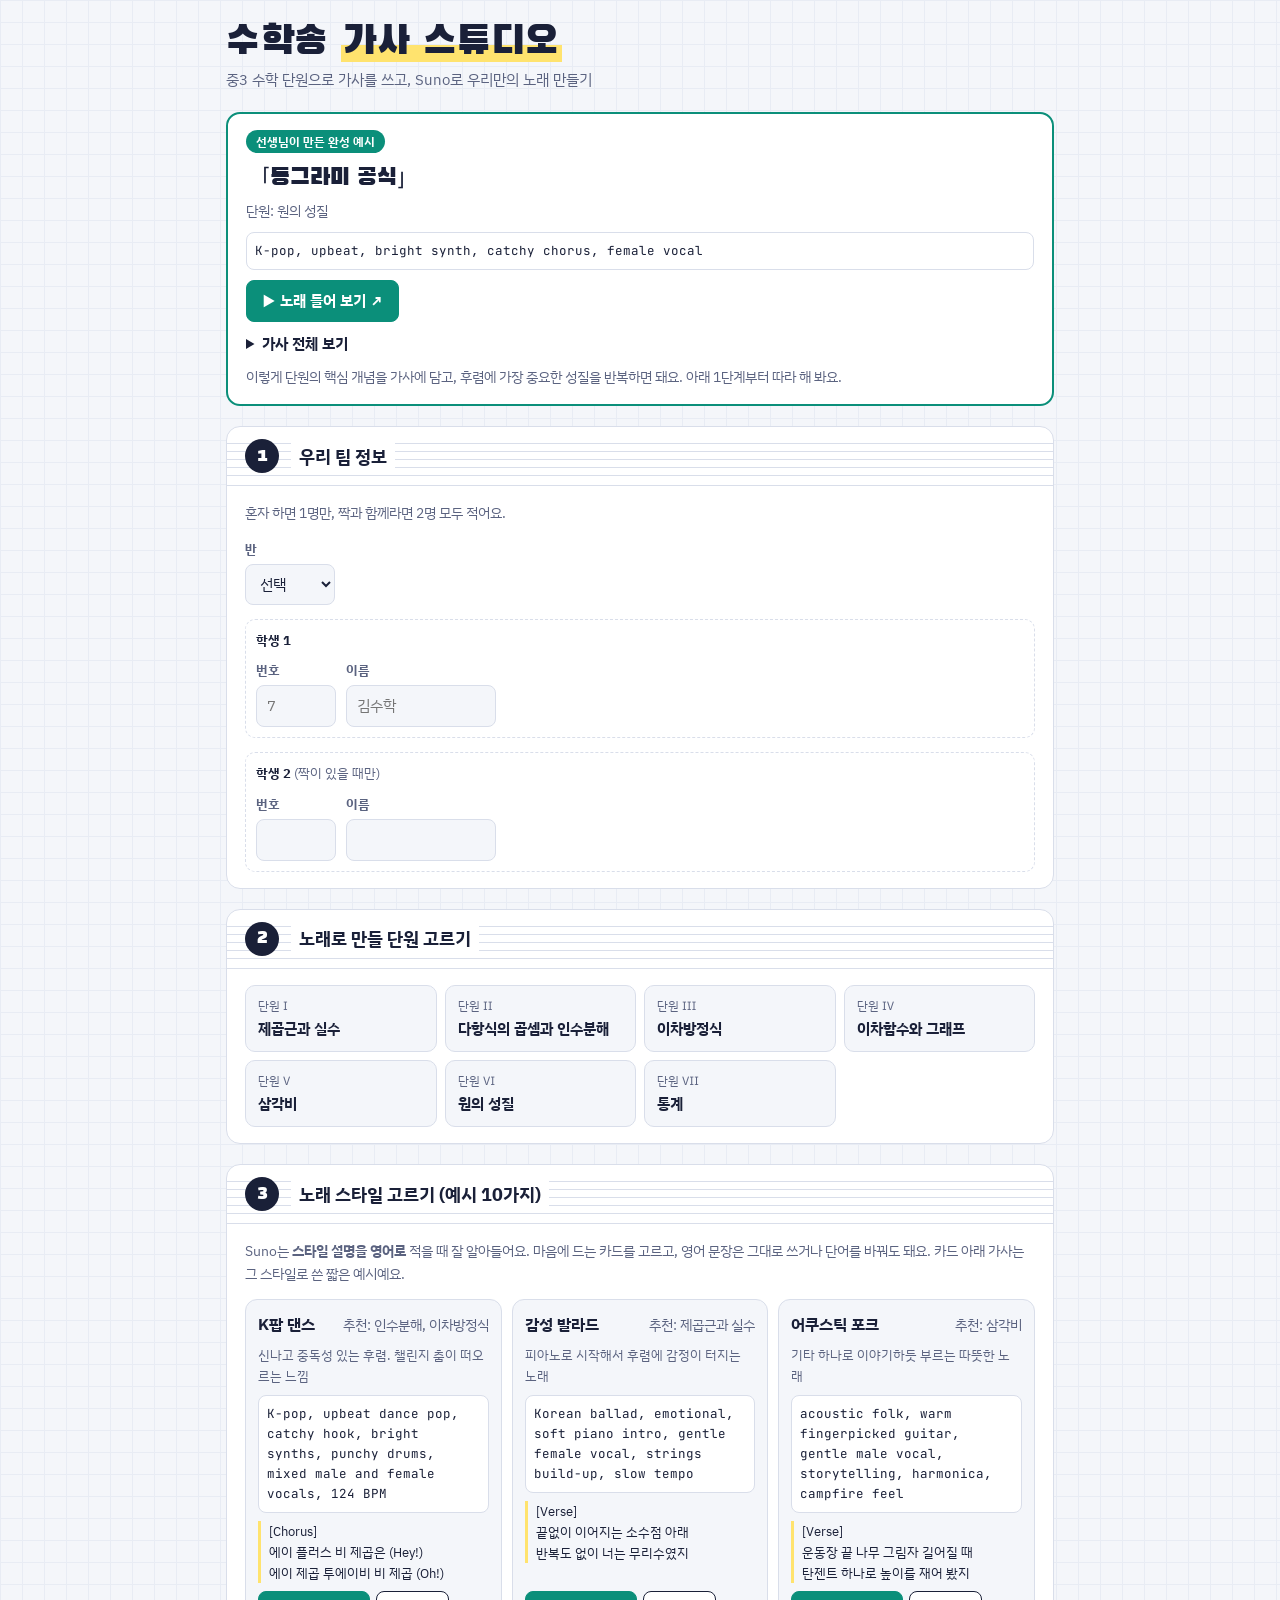
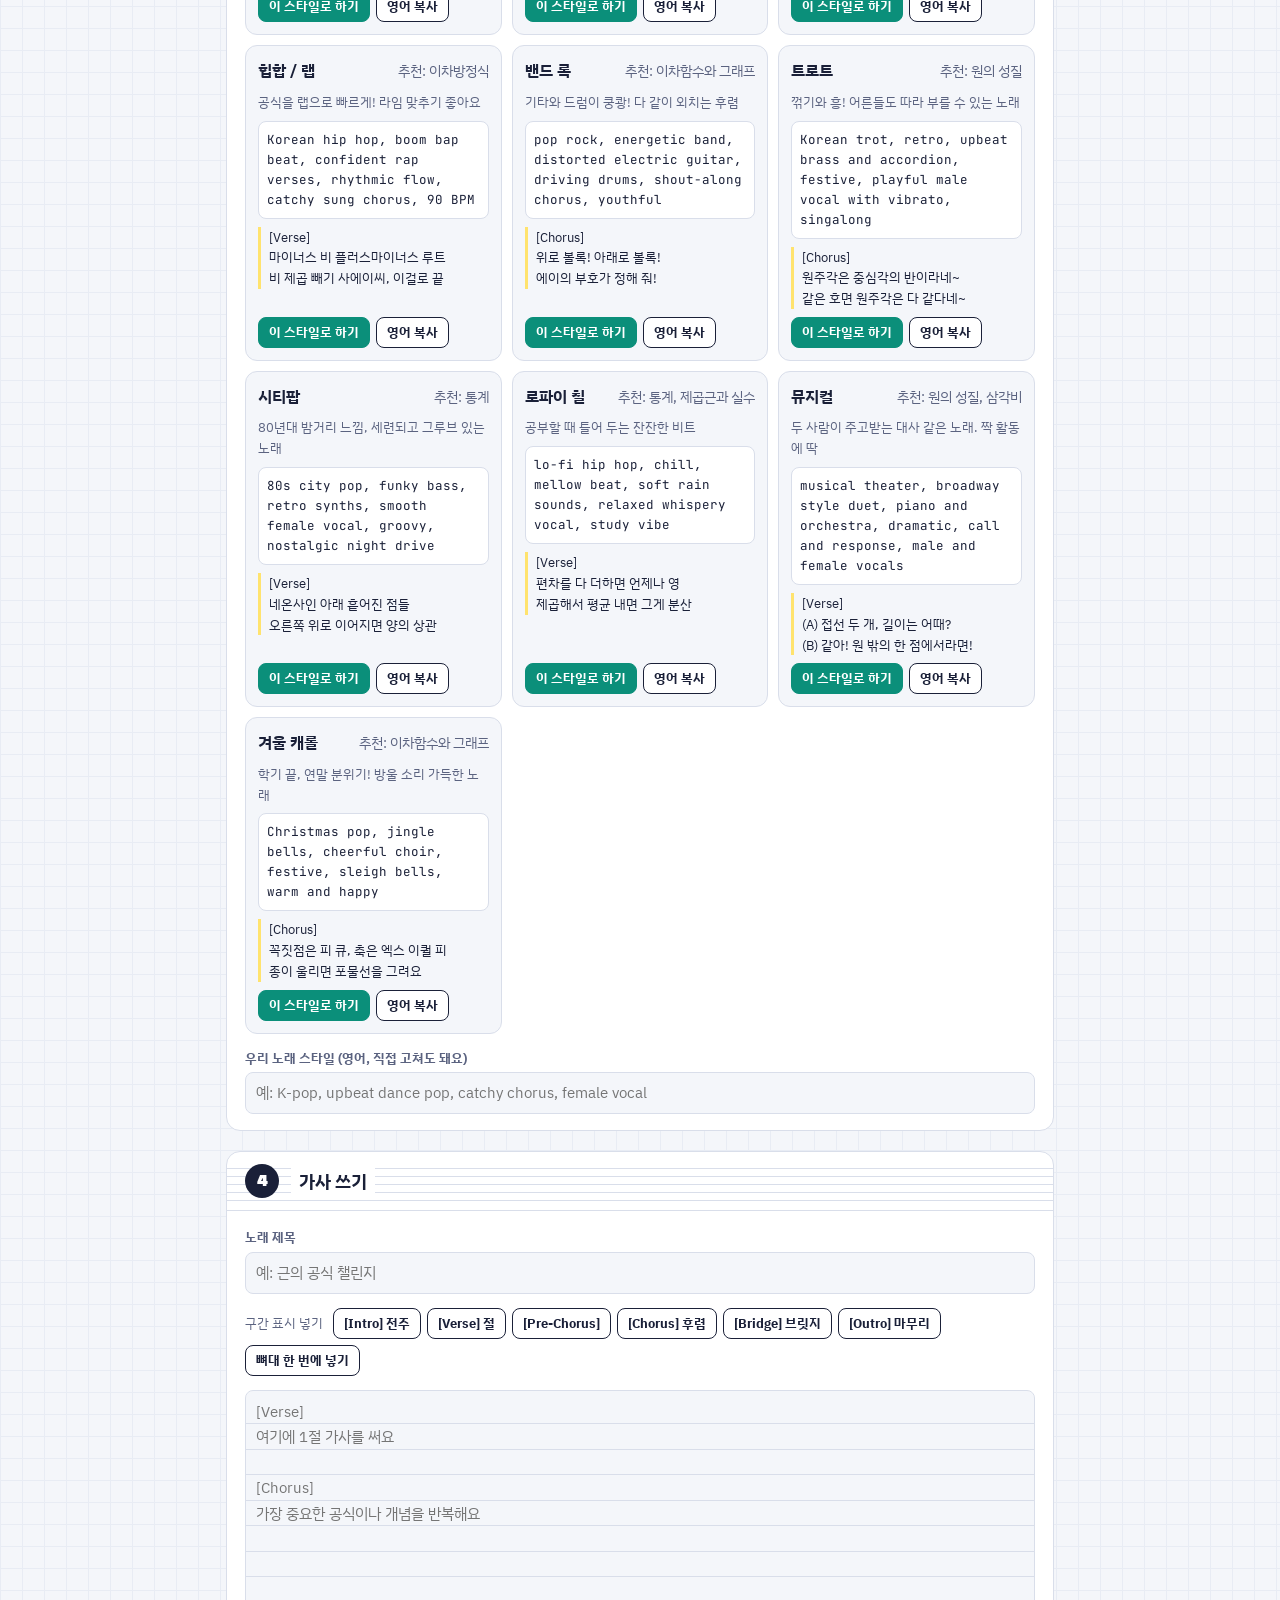
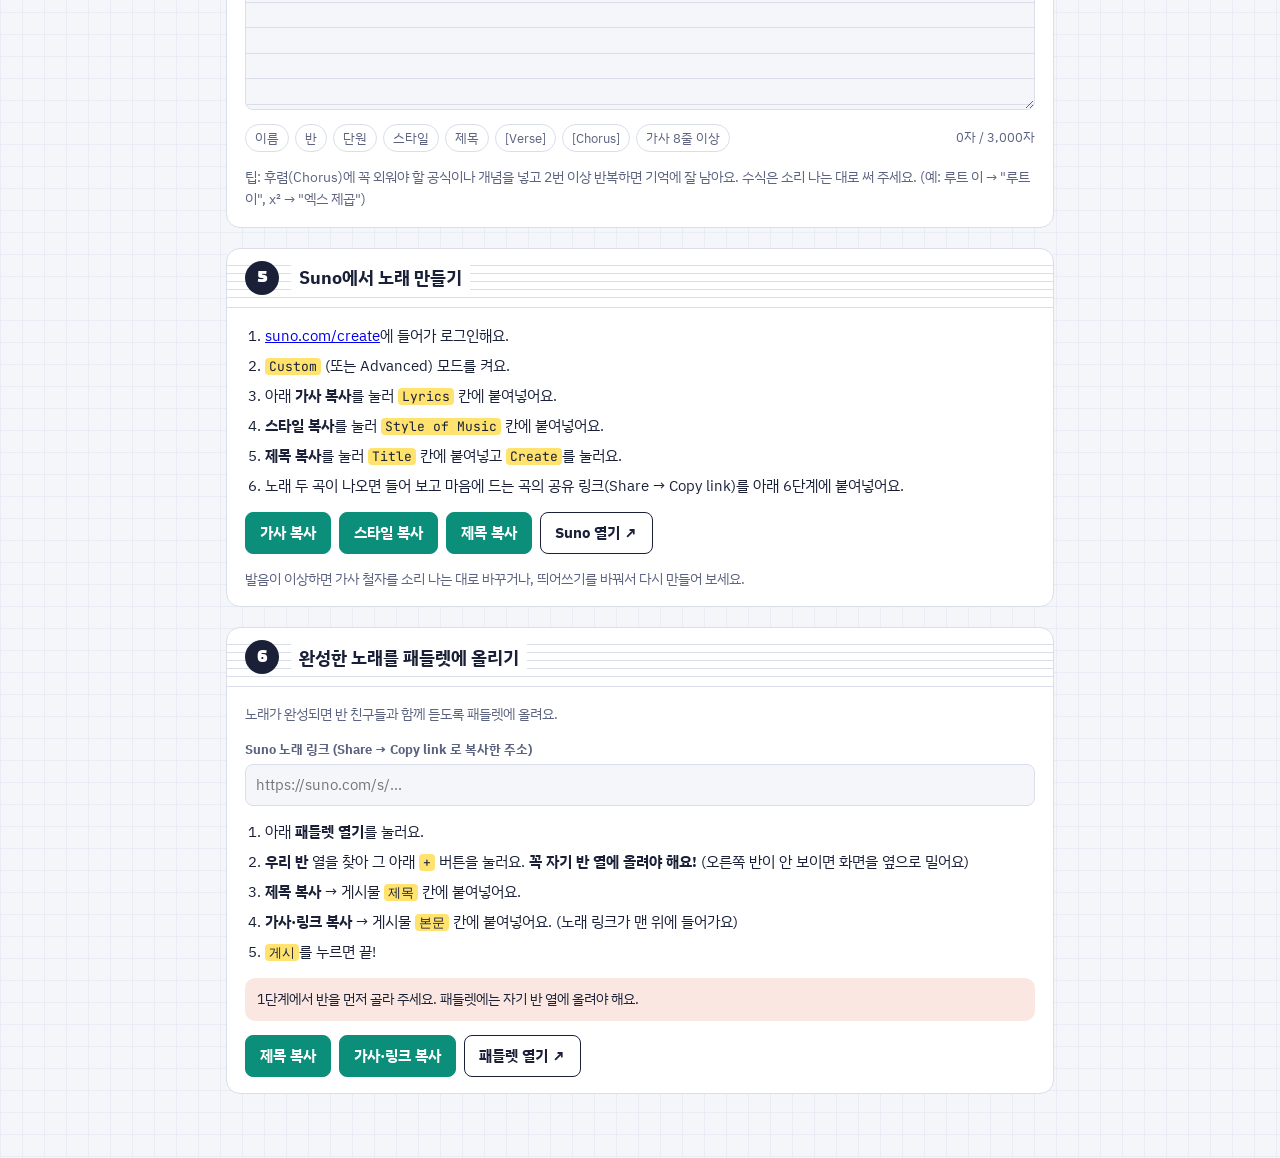
<file: index.html>
<!doctype html>
<html lang="ko">
<head>
<meta charset="utf-8">
<meta name="viewport" content="width=device-width,initial-scale=1,viewport-fit=cover">
<title>수학송 가사 스튜디오</title>
<link rel="preconnect" href="https://fonts.googleapis.com">
<link rel="stylesheet" href="https://fonts.googleapis.com/css2?family=Black+Han+Sans&family=IBM+Plex+Sans+KR:wght@400;500;700&family=JetBrains+Mono:wght@400;600&display=swap">
<link rel="stylesheet" href="style.css">
</head>
<body>
<div class="wrap">
  <header class="top">
    <div>
      <h1>수학송 <span class="x">가사 스튜디오</span></h1>
      <p class="sub">중3 수학 단원으로 가사를 쓰고, Suno로 우리만의 노래 만들기</p>
    </div>
  </header>

  <main id="view-student" class="wrap" style="padding:0;max-width:none">

    <section class="example" aria-labelledby="hEx">
      <div class="ex-head">
        <span class="ex-badge">선생님이 만든 완성 예시</span>
        <h2 id="hEx"></h2>
        <p class="hint" id="exMeta"></p>
      </div>
      <div class="prompt" id="exStyle"></div>
      <div class="copyrow">
        <a class="btn primary" id="exListen" href="#" target="_blank" rel="noopener">▶ 노래 들어 보기 ↗</a>
      </div>
      <details>
        <summary>가사 전체 보기</summary>
        <pre class="ex-lyrics" id="exLyrics"></pre>
      </details>
      <p class="hint">이렇게 단원의 핵심 개념을 가사에 담고, 후렴에 가장 중요한 성질을 반복하면 돼요. 아래 1단계부터 따라 해 봐요.</p>
    </section>

    <section class="step" aria-labelledby="h1s">
      <div class="step-h"><span class="n">1</span><h2 id="h1s">우리 팀 정보</h2></div>
      <div class="step-b">
        <p class="hint">혼자 하면 1명만, 짝과 함께라면 2명 모두 적어요.</p>
        <div class="row">
          <div class="field"><label for="cls">반</label>
            <select id="cls" class="w-cls"></select></div>
        </div>
        <div class="pair">
          <div class="who">학생 1</div>
          <div class="field"><label for="num1">번호</label><input type="text" inputmode="numeric" id="num1" class="w-num" maxlength="3" placeholder="7"></div>
          <div class="field"><label for="name1">이름</label><input type="text" id="name1" class="w-name" maxlength="10" placeholder="김수학"></div>
        </div>
        <div class="pair">
          <div class="who">학생 2 <span style="font-weight:400;color:var(--muted)">(짝이 있을 때만)</span></div>
          <div class="field"><label for="num2">번호</label><input type="text" inputmode="numeric" id="num2" class="w-num" maxlength="3"></div>
          <div class="field"><label for="name2">이름</label><input type="text" id="name2" class="w-name" maxlength="10"></div>
        </div>
      </div>
    </section>

    <section class="step" aria-labelledby="h2s">
      <div class="step-h"><span class="n">2</span><h2 id="h2s">노래로 만들 단원 고르기</h2></div>
      <div class="step-b">
        <div class="units" id="units"></div>
        <div class="concepts" id="concepts" hidden></div>
      </div>
    </section>

    <section class="step" aria-labelledby="h3s">
      <div class="step-h"><span class="n">3</span><h2 id="h3s">노래 스타일 고르기 (예시 10가지)</h2></div>
      <div class="step-b">
        <p class="hint">Suno는 <b>스타일 설명을 영어로</b> 적을 때 잘 알아들어요. 마음에 드는 카드를 고르고, 영어 문장은 그대로 쓰거나 단어를 바꿔도 돼요. 카드 아래 가사는 그 스타일로 쓴 짧은 예시예요.</p>
        <div class="styles" id="styles"></div>
        <div class="field"><label for="stylePrompt">우리 노래 스타일 (영어, 직접 고쳐도 돼요)</label>
          <input type="text" id="stylePrompt" maxlength="200" placeholder="예: K-pop, upbeat dance pop, catchy chorus, female vocal"></div>
      </div>
    </section>

    <section class="step" aria-labelledby="h4s">
      <div class="step-h"><span class="n">4</span><h2 id="h4s">가사 쓰기</h2></div>
      <div class="step-b">
        <div class="field"><label for="title">노래 제목</label><input type="text" id="title" maxlength="40" placeholder="예: 근의 공식 챌린지"></div>
        <div class="tagbar"><span>구간 표시 넣기</span>
          <button class="btn sm" data-tag="[Intro]">[Intro] 전주</button>
          <button class="btn sm" data-tag="[Verse]">[Verse] 절</button>
          <button class="btn sm" data-tag="[Pre-Chorus]">[Pre-Chorus]</button>
          <button class="btn sm" data-tag="[Chorus]">[Chorus] 후렴</button>
          <button class="btn sm" data-tag="[Bridge]">[Bridge] 브릿지</button>
          <button class="btn sm" data-tag="[Outro]">[Outro] 마무리</button>
          <button class="btn sm" id="tplBtn">뼈대 한 번에 넣기</button>
        </div>
        <textarea id="lyrics" placeholder="[Verse]&#10;여기에 1절 가사를 써요&#10;&#10;[Chorus]&#10;가장 중요한 공식이나 개념을 반복해요"></textarea>
        <div class="row" style="justify-content:space-between;align-items:center">
          <div class="checks" id="checks"></div>
          <span class="count" id="count">0자</span>
        </div>
        <p class="hint">팁: 후렴(Chorus)에 꼭 외워야 할 공식이나 개념을 넣고 2번 이상 반복하면 기억에 잘 남아요. 수식은 소리 나는 대로 써 주세요. (예: 루트 이 → "루트 이", x² → "엑스 제곱")</p>
      </div>
    </section>

    <section class="step" aria-labelledby="h5s">
      <div class="step-h"><span class="n">5</span><h2 id="h5s">Suno에서 노래 만들기</h2></div>
      <div class="step-b">
        <ol class="howto">
          <li><a href="https://suno.com/create" target="_blank" rel="noopener">suno.com/create</a>에 들어가 로그인해요.</li>
          <li><code>Custom</code> (또는 Advanced) 모드를 켜요.</li>
          <li>아래 <b>가사 복사</b>를 눌러 <code>Lyrics</code> 칸에 붙여넣어요.</li>
          <li><b>스타일 복사</b>를 눌러 <code>Style of Music</code> 칸에 붙여넣어요.</li>
          <li><b>제목 복사</b>를 눌러 <code>Title</code> 칸에 붙여넣고 <code>Create</code>를 눌러요.</li>
          <li>노래 두 곡이 나오면 들어 보고 마음에 드는 곡의 공유 링크(Share → Copy link)를 아래 6단계에 붙여넣어요.</li>
        </ol>
        <div class="copyrow">
          <button class="btn primary" id="cpLyrics">가사 복사</button>
          <button class="btn primary" id="cpStyle">스타일 복사</button>
          <button class="btn primary" id="cpTitle">제목 복사</button>
          <a class="btn" href="https://suno.com/create" target="_blank" rel="noopener">Suno 열기 ↗</a>
        </div>
        <p class="hint">발음이 이상하면 가사 철자를 소리 나는 대로 바꾸거나, 띄어쓰기를 바꿔서 다시 만들어 보세요.</p>
      </div>
    </section>

    <section class="step" aria-labelledby="h7s">
      <div class="step-h"><span class="n">6</span><h2 id="h7s">완성한 노래를 패들렛에 올리기</h2></div>
      <div class="step-b">
        <p class="hint">노래가 완성되면 반 친구들과 함께 듣도록 패들렛에 올려요.</p>
        <div class="field"><label for="sunoUrl">Suno 노래 링크 (Share → Copy link 로 복사한 주소)</label>
          <input type="url" id="sunoUrl" maxlength="300" placeholder="https://suno.com/s/..."></div>
        <ol class="howto">
          <li>아래 <b>패들렛 열기</b>를 눌러요.</li>
          <li><b class="padCls">우리 반</b> 열을 찾아 그 아래 <code>+</code> 버튼을 눌러요. <b>꼭 자기 반 열에 올려야 해요!</b> (오른쪽 반이 안 보이면 화면을 옆으로 밀어요)</li>
          <li><b>제목 복사</b> → 게시물 <code>제목</code> 칸에 붙여넣어요.</li>
          <li><b>가사·링크 복사</b> → 게시물 <code>본문</code> 칸에 붙여넣어요. (노래 링크가 맨 위에 들어가요)</li>
          <li><code>게시</code>를 누르면 끝!</li>
        </ol>
        <div class="notice" id="padletWhere">1단계에서 반을 고르면, 패들렛의 어느 열에 올릴지 여기에 알려 줄게요.</div>
        <div id="padletState" class="notice warn" hidden></div>
        <div class="copyrow">
          <button class="btn primary" id="cpPadTitle">제목 복사</button>
          <button class="btn primary" id="cpPadBody">가사·링크 복사</button>
          <a class="btn" id="padletLink" href="#" target="_blank" rel="noopener">패들렛 열기 ↗</a>
        </div>
      </div>
    </section>
  </main>
</div>
<div class="toast" id="toast" hidden></div>

<script type="module" src="app.js"></script>
</body>
</html>
</file>
<file: style.css>
*,*::before,*::after{box-sizing:border-box}
[hidden]{display:none!important}
html{-webkit-text-size-adjust:100%}
/* Layout: one narrow column of numbered steps on squared notebook paper; a staff-line band marks each step header. */
:root{
  --paper:#F4F6FA; --sheet:#FFFFFF; --ink:#1A2038; --muted:#5B6380; --line:#D9DEEA; --grid:#E8ECF4;
  --accent:#0B8F7A; --accent-ink:#FFFFFF; --accent-soft:#DDF3EE; --mark:#FFE36E; --warn:#B4442B; --warn-soft:#FBE7E1;
  --display:"Black Han Sans","IBM Plex Sans KR",system-ui,sans-serif;
  --body:"IBM Plex Sans KR","Apple SD Gothic Neo","Malgun Gothic",system-ui,sans-serif;
  --mono:"JetBrains Mono",ui-monospace,Menlo,Consolas,monospace;
}
@media (prefers-color-scheme: dark){:root:not([data-theme="light"]){
  --paper:#11152A; --sheet:#1A1F38; --ink:#E9ECF7; --muted:#A3AAC6; --line:#323A5C; --grid:#1A2040;
  --accent:#3CCBB2; --accent-ink:#06231E; --accent-soft:#16383A; --mark:#7A6A1E; --warn:#F08B70; --warn-soft:#3A2220; color-scheme:dark}}
:root[data-theme="dark"]{
  --paper:#11152A; --sheet:#1A1F38; --ink:#E9ECF7; --muted:#A3AAC6; --line:#323A5C; --grid:#1A2040;
  --accent:#3CCBB2; --accent-ink:#06231E; --accent-soft:#16383A; --mark:#7A6A1E; --warn:#F08B70; --warn-soft:#3A2220; color-scheme:dark}

body{margin:0;background:var(--paper);color:var(--ink);font-family:var(--body);font-size:15px;line-height:1.6;
  background-image:linear-gradient(var(--grid) 1px,transparent 1px),linear-gradient(90deg,var(--grid) 1px,transparent 1px);
  background-size:22px 22px;}
.wrap{max-width:860px;margin:0 auto;padding-block:20px 64px;
  padding-left:max(16px,env(safe-area-inset-left,0px));padding-right:max(16px,env(safe-area-inset-right,0px));
  display:flex;flex-direction:column;gap:20px}
header.top{display:flex;flex-wrap:wrap;align-items:flex-end;justify-content:space-between;gap:12px}
h1{font-family:var(--display);font-weight:400;font-size:clamp(28px,6vw,40px);line-height:1.1;margin:0;letter-spacing:.5px}
h1 .x{background:linear-gradient(transparent 58%,var(--mark) 58%);padding:0 2px}
.sub{color:var(--muted);margin:4px 0 0}
.tabs{display:flex;gap:6px;flex-wrap:wrap}
.tab{font:inherit;font-weight:700;border:1.5px solid var(--ink);background:var(--sheet);color:var(--ink);padding:7px 14px;border-radius:999px;cursor:pointer}
.tab[aria-selected="true"]{background:var(--ink);color:var(--sheet)}
.tab:focus-visible,button:focus-visible,input:focus-visible,select:focus-visible,textarea:focus-visible,a:focus-visible{outline:3px solid var(--accent);outline-offset:2px}

section.step{background:var(--sheet);border:1.5px solid var(--line);border-radius:14px;overflow:hidden}
.step-h{display:flex;align-items:center;gap:12px;padding:12px 18px;border-bottom:1.5px solid var(--line);
  background-image:repeating-linear-gradient(to bottom,transparent 0 7px,var(--line) 7px 8px);background-size:100% 40px;background-repeat:no-repeat;background-position:0 50%}
.step-h .n{flex:none;width:34px;height:34px;border-radius:50%;background:var(--ink);color:var(--sheet);display:grid;place-items:center;font-family:var(--display);font-size:18px}
.step-h h2{margin:0;font-size:18px;background:var(--sheet);padding:0 8px;text-wrap:balance}
.step-b{padding:16px 18px;display:flex;flex-direction:column;gap:14px}
.hint{color:var(--muted);font-size:14px;margin:0}

.row{display:flex;flex-wrap:wrap;gap:10px}
.field{display:flex;flex-direction:column;gap:4px;min-width:0}
.field label{font-size:13px;font-weight:700;color:var(--muted)}
input[type=text],input[type=url],select,textarea{font:inherit;color:var(--ink);background:var(--paper);border:1.5px solid var(--line);border-radius:8px;padding:8px 10px;min-width:0}
textarea{resize:vertical}
.w-cls{width:90px}.w-num{width:80px}.w-name{width:150px}.grow{flex:1 1 220px}
.pair{display:flex;flex-wrap:wrap;gap:10px;align-items:flex-end;padding:10px;border:1.5px dashed var(--line);border-radius:10px}
.pair .who{font-weight:700;font-size:13px;width:100%}

.units{display:grid;grid-template-columns:repeat(auto-fill,minmax(180px,1fr));gap:8px}
.unit{font:inherit;text-align:left;cursor:pointer;border:1.5px solid var(--line);background:var(--paper);color:var(--ink);border-radius:10px;padding:10px 12px;display:flex;flex-direction:column;gap:2px}
.unit b{font-size:15px}.unit small{color:var(--muted);font-size:12px}
.unit[aria-pressed="true"]{border-color:var(--accent);background:var(--accent-soft);box-shadow:inset 0 0 0 1px var(--accent)}
.concepts{border-left:4px solid var(--accent);background:var(--paper);border-radius:0 10px 10px 0;padding:12px 14px}
.concepts h3{margin:0 0 6px;font-size:15px}
.concepts ul{margin:0;padding-left:18px}
.concepts li{margin:2px 0}
.chips{display:flex;flex-wrap:wrap;gap:6px;margin-top:8px}
.chip{font-size:12px;background:var(--mark);color:var(--ink);padding:2px 8px;border-radius:999px}

.styles{display:grid;grid-template-columns:repeat(auto-fill,minmax(240px,1fr));gap:10px}
.style{border:1.5px solid var(--line);border-radius:12px;padding:12px;display:flex;flex-direction:column;gap:8px;background:var(--paper);min-width:0}
.style[data-on="true"]{border-color:var(--accent);box-shadow:inset 0 0 0 1px var(--accent);background:var(--accent-soft)}
.style .t{display:flex;justify-content:space-between;align-items:baseline;gap:8px}
.style .t b{font-size:16px}
.style .feel{font-size:13px;color:var(--muted);margin:0}
.prompt{font-family:var(--mono);font-size:12.5px;background:var(--sheet);border:1px solid var(--line);border-radius:8px;padding:8px;word-break:break-word}
.sample{font-size:13px;white-space:pre-line;margin:0;border-left:3px solid var(--mark);padding-left:8px}
.style .acts{display:flex;gap:6px;flex-wrap:wrap;margin-top:auto}

.btn{font:inherit;font-weight:700;cursor:pointer;border-radius:8px;padding:8px 14px;border:1.5px solid var(--ink);background:var(--sheet);color:var(--ink)}
.btn.sm{padding:4px 10px;font-size:13px}
.btn.primary{background:var(--accent);border-color:var(--accent);color:var(--accent-ink)}
.btn.danger{border-color:var(--warn);color:var(--warn)}
.btn:disabled{opacity:.5;cursor:not-allowed}
a.btn{text-decoration:none;display:inline-block}

.tagbar{display:flex;flex-wrap:wrap;gap:6px;align-items:center}
.tagbar span{font-size:13px;color:var(--muted);margin-right:4px}
#lyrics{min-height:320px;font-family:var(--body);line-height:1.7;background:var(--paper);
  background-image:repeating-linear-gradient(to bottom,transparent 0 calc(1.7em - 1px),var(--line) calc(1.7em - 1px) 1.7em);background-attachment:local;background-position:0 8px}
.count{font-size:13px;color:var(--muted);font-variant-numeric:tabular-nums}
.count.over{color:var(--warn);font-weight:700}
.checks{display:flex;flex-wrap:wrap;gap:6px}
.ck{font-size:12.5px;padding:3px 9px;border-radius:999px;border:1px solid var(--line);color:var(--muted)}
.ck.ok{border-color:var(--accent);color:var(--accent);font-weight:700}

ol.howto{margin:0;padding-left:20px;display:flex;flex-direction:column;gap:6px}
ol.howto code{font-family:var(--mono);font-size:13px;background:var(--mark);color:var(--ink);padding:0 4px;border-radius:4px}
.copyrow{display:flex;flex-wrap:wrap;gap:8px}

.notice{border-radius:10px;padding:10px 12px;font-size:14px;background:var(--accent-soft)}
.notice.warn{background:var(--warn-soft);color:var(--ink)}
.toast{position:fixed;left:50%;transform:translateX(-50%);bottom:calc(20px + env(safe-area-inset-bottom,0px));background:var(--ink);color:var(--sheet);padding:9px 16px;border-radius:999px;font-weight:700;font-size:14px;z-index:20;max-width:calc(100% - 32px)}

/* teacher */
.stats{display:flex;flex-wrap:wrap;gap:6px}
.stat{font-size:13px;border:1px solid var(--line);border-radius:999px;padding:3px 10px;background:var(--paper)}
.stat b{font-variant-numeric:tabular-nums}
.subs{display:flex;flex-direction:column;gap:10px}
.sub-card{border:1.5px solid var(--line);border-radius:12px;padding:12px 14px;background:var(--paper);display:flex;flex-direction:column;gap:6px;min-width:0}
.sub-card .meta{display:flex;flex-wrap:wrap;gap:6px 12px;align-items:baseline}
.sub-card .meta b{font-size:16px}
.sub-card .meta span{font-size:13px;color:var(--muted)}
.sub-card pre{white-space:pre-wrap;word-break:break-word;font-family:var(--body);font-size:14px;margin:0;background:var(--sheet);border:1px solid var(--line);border-radius:8px;padding:10px;max-height:260px;overflow:auto}
.sub-card .acts{display:flex;flex-wrap:wrap;gap:6px;align-items:center}
.empty{color:var(--muted);text-align:center;padding:24px 8px;border:1.5px dashed var(--line);border-radius:12px}
@media (prefers-reduced-motion:reduce){*{transition:none!important;animation:none!important}}
@media (max-width:480px){.w-name{width:100%}.step-b{padding:14px}}

/* 완성 예시 */
.example{background:var(--sheet);border:2px solid var(--accent);border-radius:14px;padding:16px 18px;display:flex;flex-direction:column;gap:10px}
.ex-head{display:flex;flex-direction:column;gap:2px}
.ex-badge{align-self:flex-start;font-size:12px;font-weight:700;background:var(--accent);color:var(--accent-ink);padding:2px 10px;border-radius:999px}
.ex-head h2{margin:4px 0 0;font-family:var(--display);font-weight:400;font-size:24px}
.example details summary{cursor:pointer;font-weight:700}
.ex-lyrics{white-space:pre-wrap;word-break:break-word;font-family:var(--body);font-size:14px;margin:8px 0 0;background:var(--paper);border:1px solid var(--line);border-radius:8px;padding:12px}
</file>
